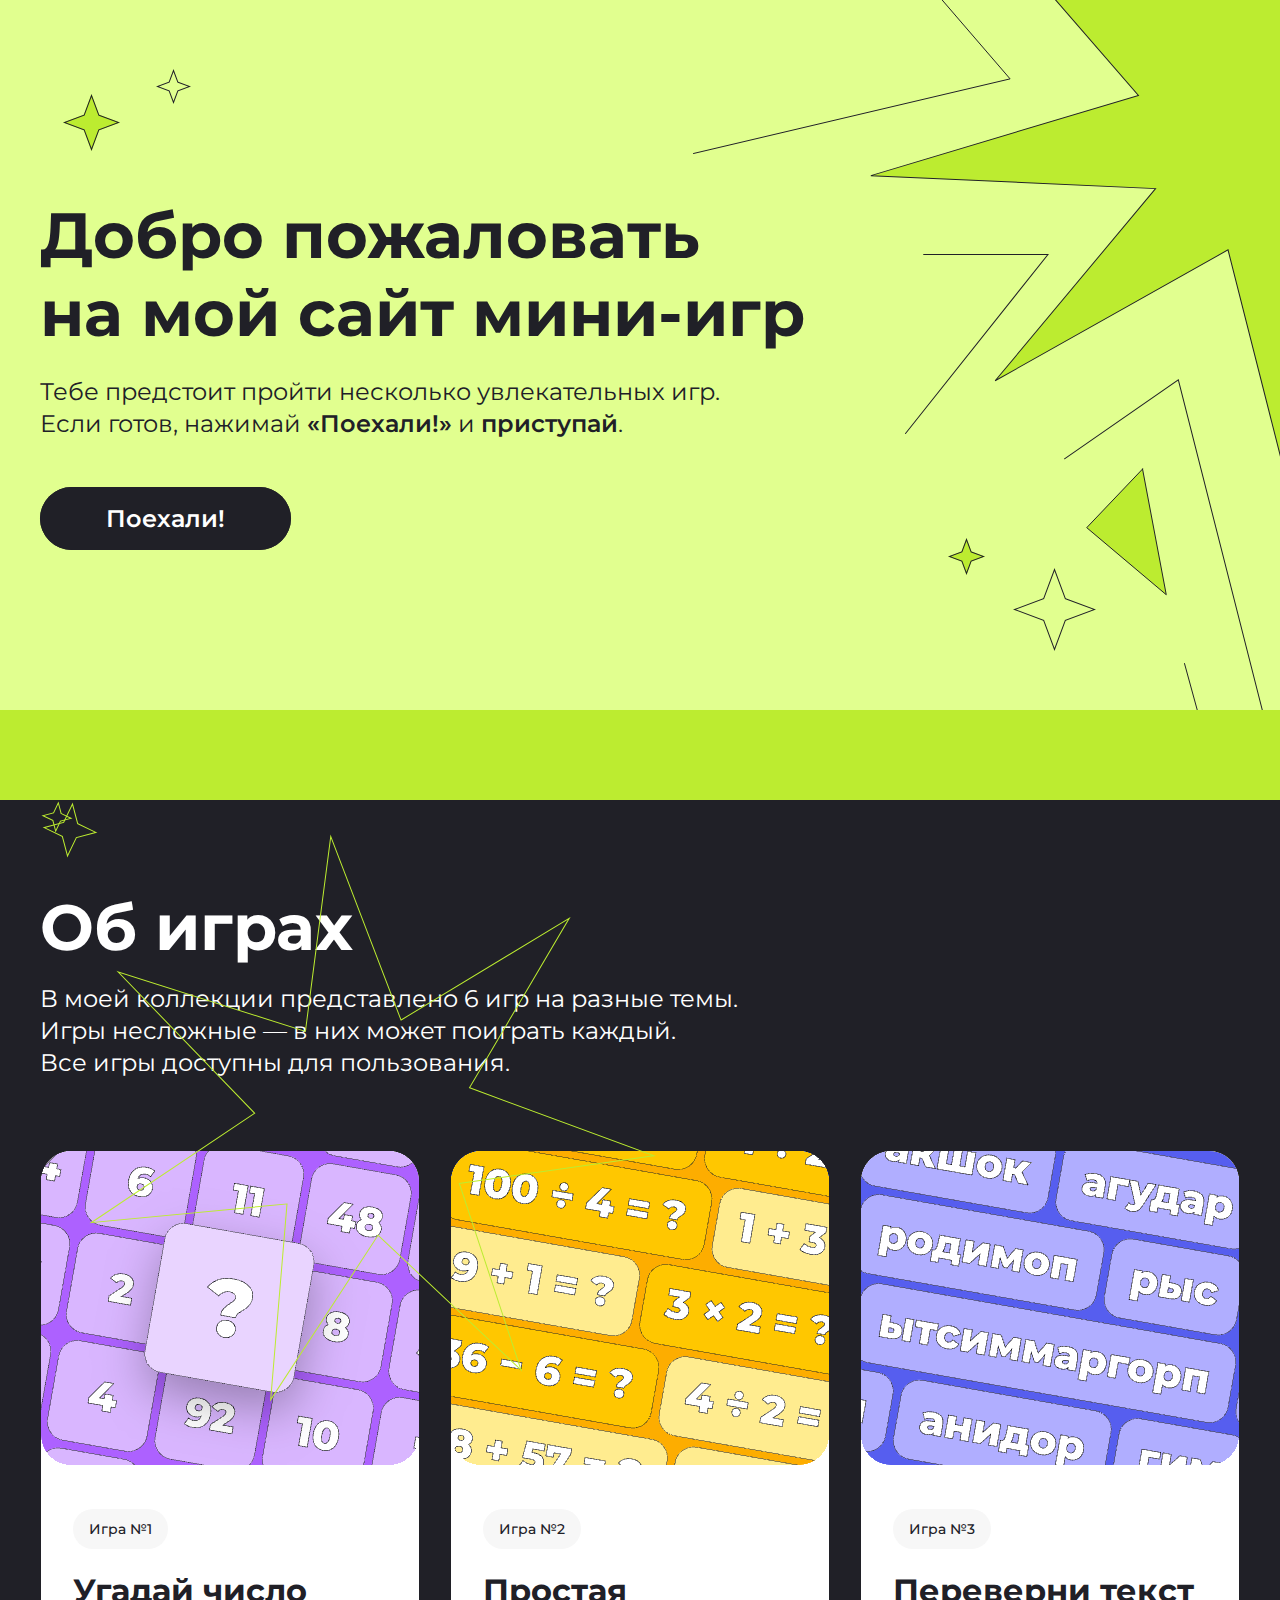
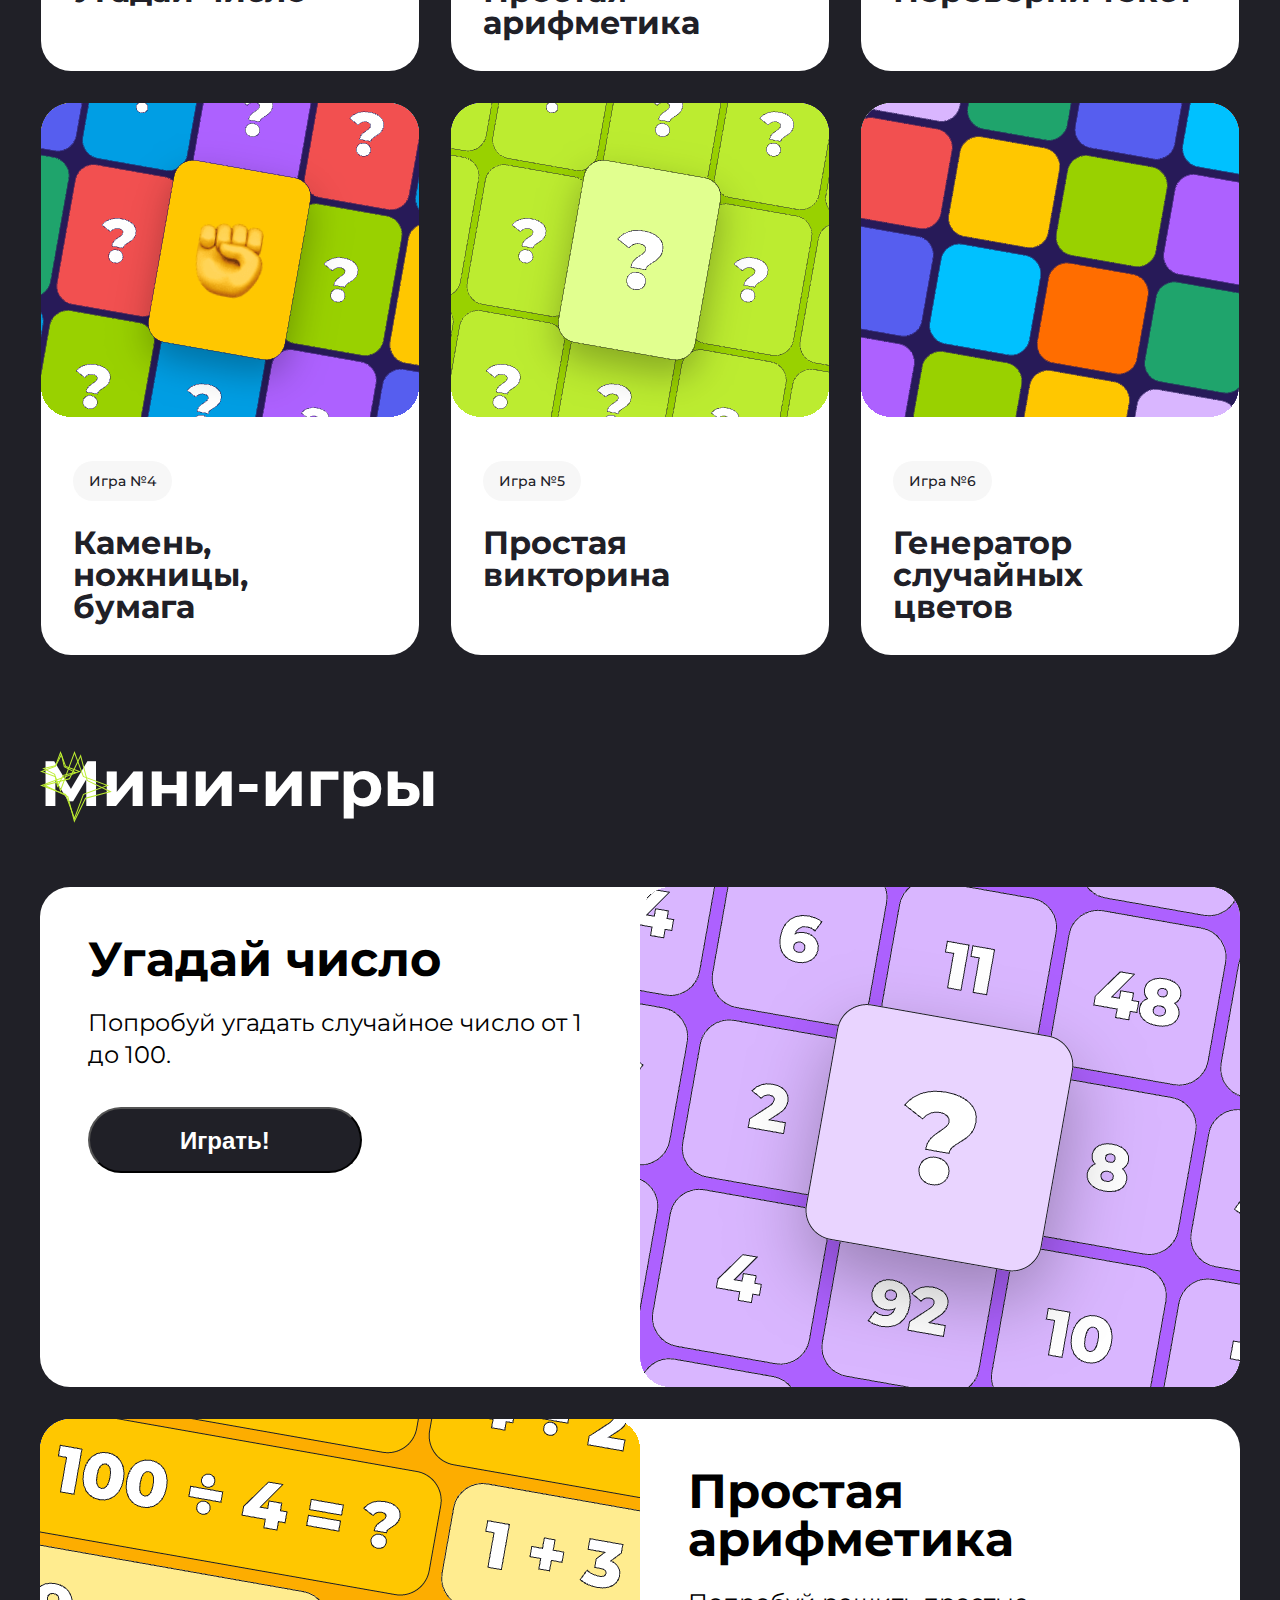
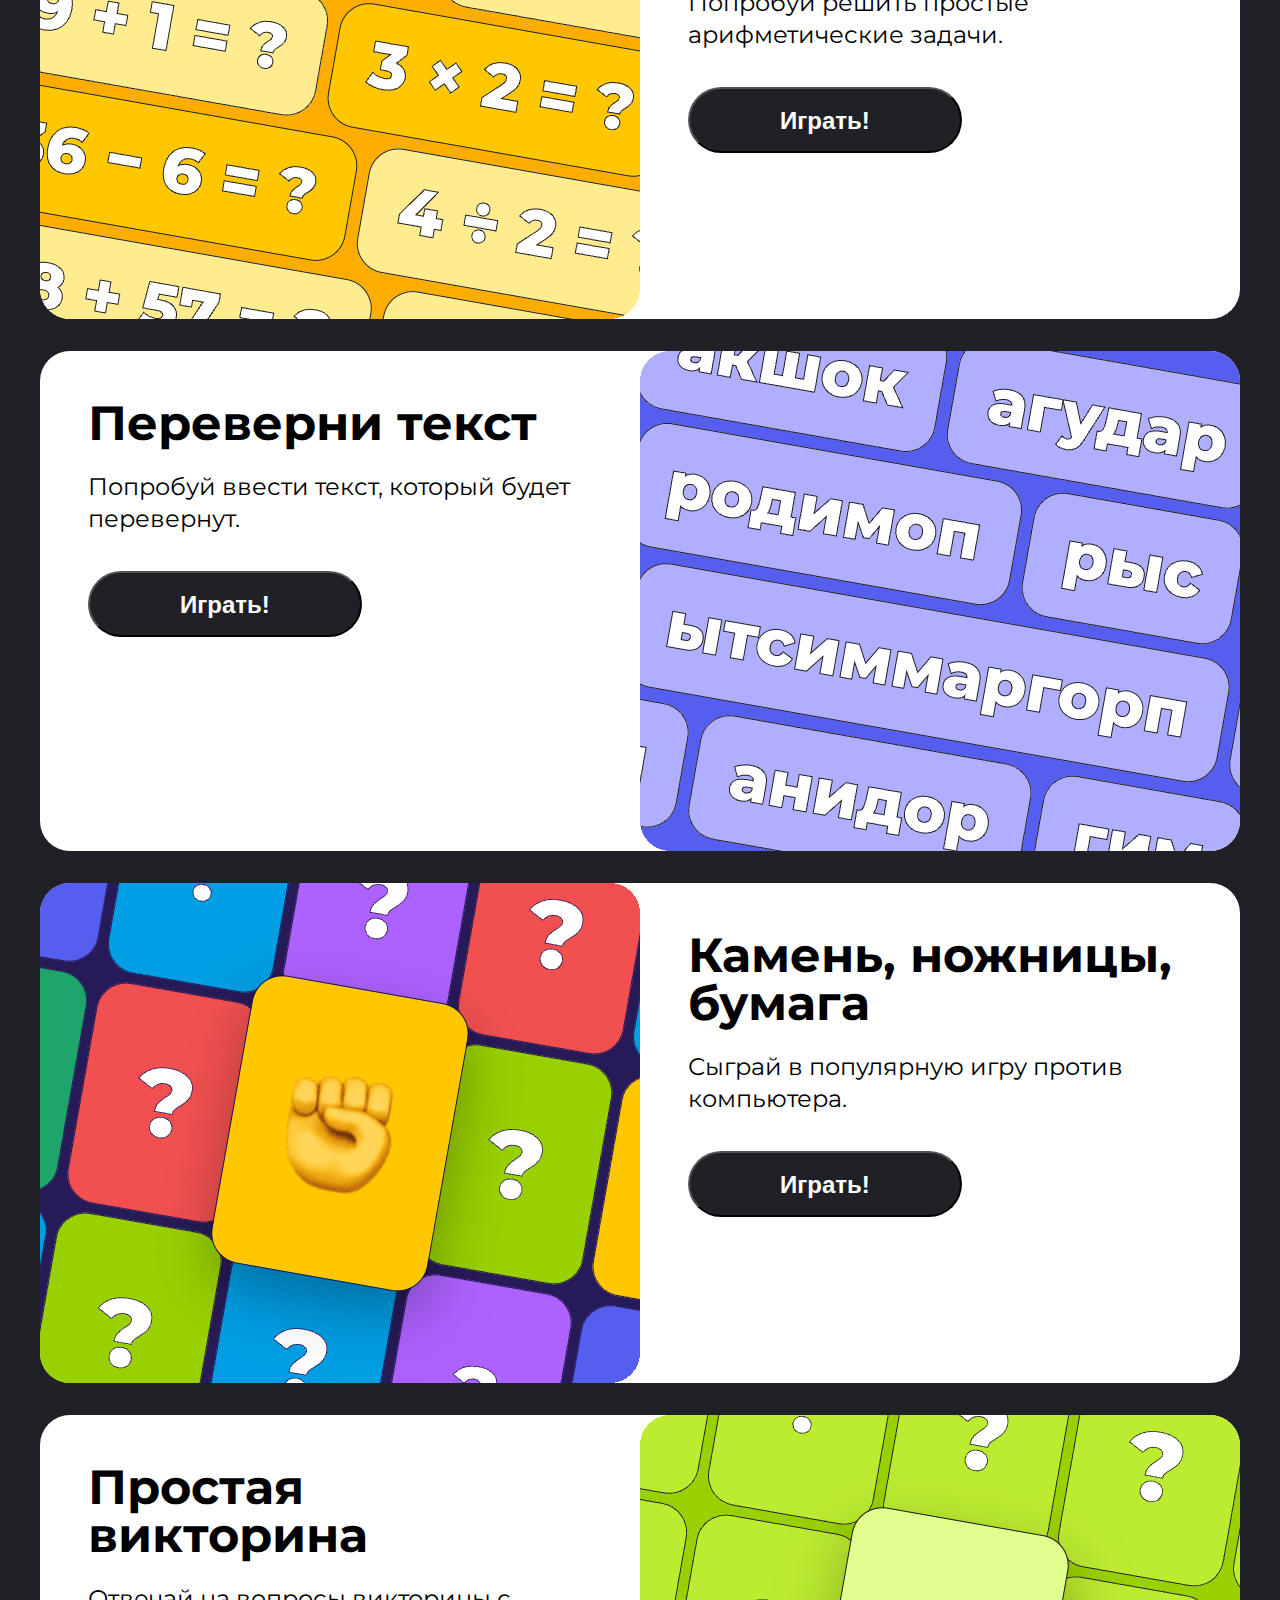
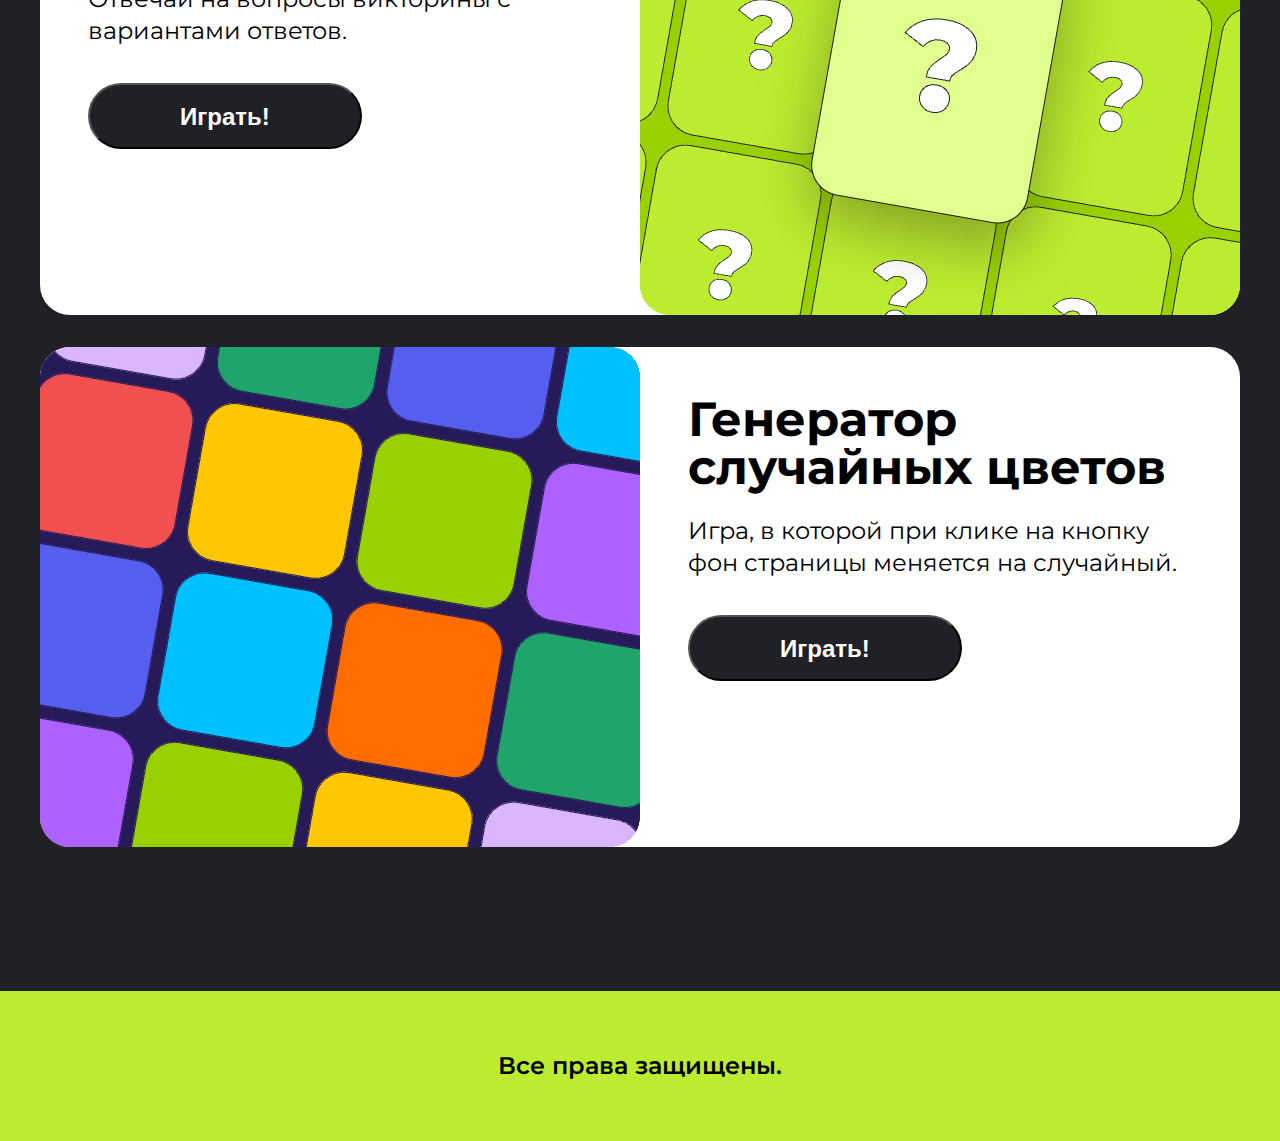
<file: index.html>
<!DOCTYPE html>
<html lang="en">
  <head>
    <meta charset="UTF-8" />
    <meta name="viewport" content="width=device-width, initial-scale=1.0" />
    <title>Мини-игры</title>
    <link rel="preconnect" href="https://fonts.googleapis.com" />
    <link rel="preconnect" href="https://fonts.gstatic.com" crossorigin />
    <link
      href="https://fonts.googleapis.com/css2?family=Montserrat:ital,wght@0,100..900;1,100..900&display=swap"
      rel="stylesheet"
    />
    <link rel="stylesheet" href="style.css" />
  </head>
  <body>
    <section class="top center">
      <img class="star star1" src="images/Star_1.svg" alt="" />
      <img class="star mob star1-mob" src="images/Star_1_mob.svg" alt="" />
      <img class="star star2" src="images/Star_2.svg" alt="" />
      <img class="star mob star2-mob" src="images/Star_2_mob.svg" alt="" />
      <img class="star star3" src="images/Star_3.svg" alt="" />
      <img class="star mob star3-mob" src="images/Star_3_mob.svg" alt="" />
      <img class="star star4" src="images/Star_4.svg" alt="" />
      <img class="star mob star4-mob" src="images/Star_4_mob.svg" alt="" />
      <img class="star line1" src="images/Line_1.svg" alt="" />
      <img class="star bigStar" src="images/bigStar.svg" alt="" />
      <img class="star mob bigStar-mob" src="images/bigStar_mob.svg" alt="" />
      <img class="star line2" src="images/Line_2.svg" alt="" />
      <img class="star line3" src="images/Line_3.svg" alt="" />
      <img class="star triangle" src="images/Triangle.svg" alt="" />
      <img class="star line4" src="images/Line_4.svg" alt="" />
      <header class="header">
        <h1 class="title">Добро пожаловать <br />на мой сайт мини-игр</h1>
        <p class="subtitle">
          Тебе предстоит пройти несколько увлекательных игр.<br
            class="transfer"
          />Если готов, нажимай <span class="subtitle__span">«Поехали!»</span> и
          <span class="subtitle__span">приступай</span>.
        </p>
        <a href="#about" class="title-button">Поехали!</a>
        <a href="#mini" class="title-button title-button-mob">Поехали!</a>
      </header>
      <div class="strip"></div>
    </section>

    <section id="about" class="about center">
      <img class="star about__BigStar" src="images/about_BigStar.svg" alt="" />
      <img class="star about__star1" src="images/about_Star_1.svg" alt="" />
      <img class="star about__star2" src="images/about_Star_2.svg" alt="" />
      <h1 class="about-title">Об играх</h1>
      <p class="about-subtitle">
        В моей коллекции представлено 6 игр на разные темы. <br />Игры несложные
        — в них может поиграть каждый. <br />
        Все игры доступны для пользования.
      </p>
      <div class="games-box">
        <a class="games-box__link" href="#game1">
          <article class="game">
            <img class="game__img" src="images/number.png" alt="Угадай число" />
            <small class="game__numb">Игра №1</small>
            <h3 class="game__name">Угадай число</h3>
          </article>
        </a>

        <a class="games-box__link" href="#game2">
          <article class="game">
            <img
              class="game__img"
              src="images/arithmetic.png"
              alt="Простая арифметика"
            />
            <small class="game__numb">Игра №2</small>
            <h3 class="game__name">Простая арифметика</h3>
          </article>
        </a>

        <a class="games-box__link" href="#game3">
          <article class="game">
            <img
              class="game__img"
              src="images/text.png"
              alt="Переверни текст"
            />
            <small class="game__numb">Игра №3</small>
            <h3 class="game__name">Переверни текст</h3>
          </article>
        </a>

        <a class="games-box__link" href="#game4">
          <article class="game">
            <img
              class="game__img"
              src="images/rps.png"
              alt="Камень, ножницы, бумага"
            />
            <small class="game__numb">Игра №4</small>
            <h3 class="game__name">Камень, ножницы,<br />бумага</h3>
          </article>
        </a>

        <a class="games-box__link" href="#game5">
          <article class="game">
            <img
              class="game__img"
              src="images/quiz.png"
              alt="Простая викторина"
            />
            <small class="game__numb">Игра №5</small>
            <h3 class="game__name">Простая викторина</h3>
          </article>
        </a>

        <a class="games-box__link" href="#game6">
          <article class="game">
            <img
              class="game__img"
              src="images/colors.png"
              alt="Генератор случайных цветов"
            />
            <small class="game__numb">Игра №6</small>
            <h3 class="game__name">Генератор случайных цветов</h3>
          </article>
        </a>
      </div>
    </section>

    <section id="mini" class="mini-games center">
      <img class="star mini-star1" src="images/mini_Star_1.svg" alt="" />
      <img class="star mini-star2" src="images/mini_Star_2.svg" alt="" />
      <img class="star mini-star3" src="images/mini_Star_3.svg" alt="" />
      <img class="star mini-star4" src="images/mini_Star_4.svg" alt="" />
      <h1 class="mini-games__title">Мини-игры</h1>

      <div class="mini-games-box">
        <article id="game1" class="game-big">
          <img
            class="game-big__img"
            src="images/big-number.png"
            alt="Угадай число"
          />
          <div class="game-big__second">
            <h2 class="game-big__name">Угадай число</h2>
            <p class="game-big__desc">
              Попробуй угадать случайное число от 1 до 100.
            </p>
            <button onclick="startGuessGame()" class="game-big__button">
              Играть!
            </button>
          </div>
        </article>

        <article id="game2" class="game-big">
          <img
            class="game-big__img"
            src="images/big-arithmetic.png"
            alt="Простая арифметика"
          />
          <div class="game-big__second">
            <h2 class="game-big__name">Простая арифметика</h2>
            <p class="game-big__desc">
              Попробуй решить простые арифметические задачи.
            </p>
            <button onclick="startSimpleArithmetic()" class="game-big__button">
              Играть!
            </button>
          </div>
        </article>

        <article id="game3" class="game-big">
          <img
            class="game-big__img"
            src="images/big-text.png"
            alt="Переверни текст"
          />
          <div class="game-big__second">
            <h2 class="game-big__name">Переверни текст</h2>
            <p class="game-big__desc">
              Попробуй ввести текст, который будет перевернут.
            </p>
            <button onclick="flipTheText()" class="game-big__button">
              Играть!
            </button>
          </div>
        </article>

        <article id="game4" class="game-big">
          <img
            class="game-big__img"
            src="images/big-rps.png"
            alt="Камень, ножницы, бумага"
          />
          <div class="game-big__second">
            <h2 class="game-big__name">Камень, ножницы, бумага</h2>
            <p class="game-big__desc">
              Сыграй в популярную игру против компьютера.
            </p>
            <button onclick="startRockSaperScissors()" class="game-big__button">
              Играть!
            </button>
          </div>
        </article>

        <article id="game5" class="game-big">
          <img
            class="game-big__img"
            src="images/big-quiz.png"
            alt="Простая викторина"
          />
          <div class="game-big__second">
            <h2 class="game-big__name">Простая викторина</h2>
            <p class="game-big__desc">
              Отвечай на вопросы викторины с вариантами ответов.
            </p>
            <button onclick="startQuiz()" class="game-big__button">
              Играть!
            </button>
          </div>
        </article>

        <article id="game6" class="game-big">
          <img
            class="game-big__img"
            src="images/big-colors.png"
            alt="Генератор случайных цветов"
          />
          <div class="game-big__second">
            <h2 class="game-big__name">Генератор случайных цветов</h2>
            <p class="game-big__desc">
              Игра, в которой при клике на кнопку фон страницы меняется на
              случайный.
            </p>
            <button class="game-big__button">Играть!</button>
          </div>
        </article>
      </div>
    </section>

    <footer class="footer center">
      <p class="footer__text">Все права защищены.</p>
    </footer>

    <script src="script.js"></script>
    <script src="hw3.js"></script>
    <script src="hw4.js"></script>
    <script src="hw5-GuessNumber.js"></script>
    <script src="hw5-Tasks.js"></script>
    <script src="hw6-Tasks.js"></script>
    <script src="hw6-SimpleArithmetic.js"></script>
    <script src="hw7-Tasks.js"></script>
    <script src="hw7-FlipTheText.js"></script>
    <script src="hw7-Quiz.js"></script>
    <script src="hw8-Tasks.js"></script>
    <script src="hw8-.RockSaperScissors.js"></script>
  </body>
</html>
</file>
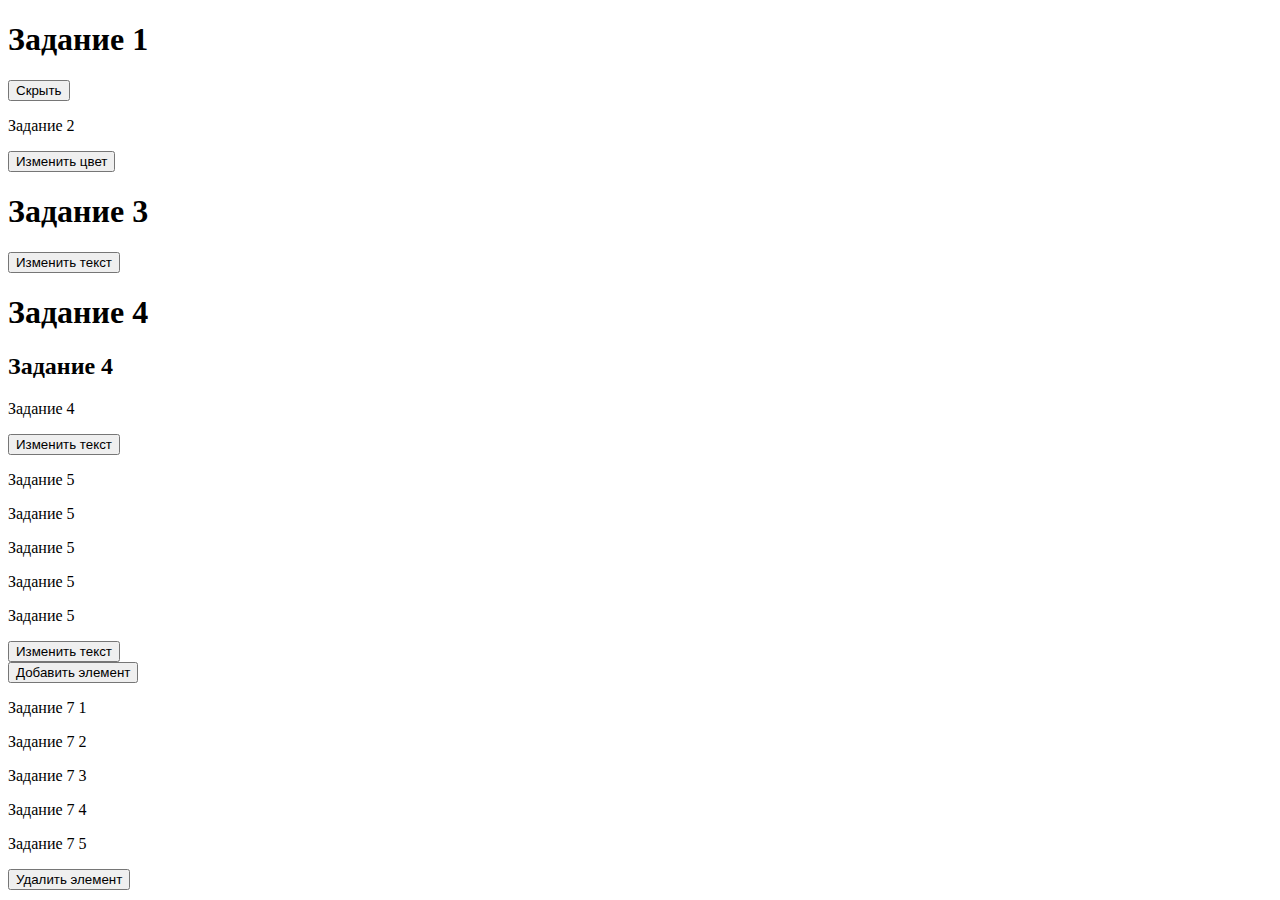
<file: hw9.html>
<!DOCTYPE html>
<html lang="en">
  <head>
    <meta charset="UTF-8" />
    <meta name="viewport" content="width=device-width, initial-scale=1.0" />
    <title>Document</title>
  </head>
  <body>
    <h1 id="text1">Задание 1</h1>
    <button id="button1">Скрыть</button>

    <p id="text2">Задание 2</p>
    <button id="button2">Изменить цвет</button>

    <h1 id="text3">Задание 3</h1>
    <button id="button3">Изменить текст</button>

    <h1 class="description">Задание 4</h1>
    <h2 class="description">Задание 4</h2>
    <p class="description">Задание 4</p>
    <button id="button4">Изменить текст</button>

    <p>Задание 5</p>
    <p class="description5">Задание 5</p>
    <p>Задание 5</p>
    <p class="description5">Задание 5</p>
    <p class="description5">Задание 5</p>
    <button id="button5">Изменить текст</button>
    <br />
    <button id="button6">Добавить элемент</button>

    <p class="description7">Задание 7 1</p>
    <p>Задание 7 2</p>
    <p class="description7">Задание 7 3</p>
    <p class="description7">Задание 7 4</p>
    <p>Задание 7 5</p>

    <button id="button7">Удалить элемент</button>

    <script src="hw9-Tasks.js"></script>
  </body>
</html>
</file>
<file: style.css>
* {
  margin: 0;
  padding: 0;
}

html {
  scroll-behavior: smooth;
}

body {
  font-family: Montserrat;
}

.center {
  padding-left: calc(50% - 600px);
  padding-right: calc(50% - 600px);
}

.star {
  position: absolute;
}

.mob {
  display: none;
}

.bigStar {
  top: -333px;
  right: -488px;
}

.star1 {
  top: 94px;
  left: 63px;
}

.star2 {
  top: 69px;
  left: 156px;
}

.star3 {
  top: 538px;
  left: 948px;
}

.star4 {
  top: 568px;
  left: 1013px;
}

.line1 {
  top: -10px;
  right: 269px;
}

.line2 {
  top: 254px;
  right: 231px;
}

.line3 {
  top: 379px;
  right: -5px;
}

.line4 {
  top: 663px;
  right: 61px;
}

.triangle {
  top: 468px;
  right: 113px;
}

.header {
  position: relative;
}

.top {
  background-color: #e1ff8f;
  background-repeat: no-repeat;
  background-position: center;
  background-size: cover;
  height: 800px;
  position: relative;
  z-index: 1;
  overflow: hidden;
}

.title {
  padding-top: 196px;
  padding-bottom: 24px;
  color: #202027;
  font-size: 64px;
  font-weight: 700;
  line-height: 78px;
  letter-spacing: 0px;
}

.subtitle {
  padding-bottom: 64px;
  color: #202027;
  font-size: 24px;
  font-weight: 400;
  line-height: 32px;
  letter-spacing: 0px;
}
.subtitle__span {
  font-weight: 600;
}

.title-button {
  color: #ffffff;
  font-family: Montserrat;
  font-size: 24px;
  font-weight: 600;
  line-height: 29px;
  letter-spacing: 0%;
  border: 1px solid #202027;
  border-radius: 60px;
  background: #202027;
  padding: 16px 65px 16px 65px;
  text-decoration: none;
}
.title-button:hover {
  background: #ffffff;
  color: #202027;
}
.title-button-mob {
  display: none;
}

.strip {
  height: 90px;
  background-color: #bcec30;
  min-width: 376px;
  position: absolute;
  bottom: 0;
  width: 100vw;
  left: 0;
  z-index: 2;
}

.about {
  background-color: #202027;
  padding-bottom: 50px;
}
.about-title {
  color: #ffffff;
  padding-top: 95px;
  padding-bottom: 24px;
  font-size: 64px;
  font-weight: 700;
  line-height: 100%;
  letter-spacing: 0px;
}
.about-subtitle {
  color: #ffffff;
  font-size: 24px;
  font-weight: 400;
  line-height: 32px;
  letter-spacing: 0px;
  padding-bottom: 72px;
}

.game {
  background-color: #ffffff;
  border-radius: 30px;
  width: 378px;
  transition: 0.5s;
  cursor: pointer;
  height: 100%;
}
.game__img {
  padding-bottom: 40px;
}
.game__numb {
  font-family: Montserrat;
  font-size: 14px;
  font-weight: 500;
  line-height: 20px;
  letter-spacing: 0px;
  border-radius: 52.58px;
  background: rgb(247, 247, 247);
  padding-left: 16px;
  padding-right: 16px;
  padding-top: 10px;
  padding-bottom: 10px;
  display: inline-block;
  margin-left: 32px;
}
.game__name {
  padding-left: 32px;
  padding-right: 32px;
  padding-top: 26px;
  padding-bottom: 32px;
  color: #202027;
  font-size: 32px;
  font-weight: 700;
  line-height: 100%;
  letter-spacing: 0px;
  text-align: left;
}
.game:hover {
  transform: scale(1.1);
}

.games-box {
  display: flex;
  flex-wrap: wrap;
  gap: 32px;
  justify-content: center;
}
.games-box__link {
  text-decoration: none;
  color: #202027;
}

.mini-games {
  padding-top: 46px;
  background-color: #202027;
}
.mini-games__title {
  padding-bottom: 72px;
  color: #ffffff;
  font-size: 64px;
  font-weight: 700;
  line-height: 100%;
  letter-spacing: 0px;
}
.mini-games-box {
  display: grid;
  gap: 32px;
  padding-bottom: 144px;
}

.game-big {
  background-color: #ffffff;
  border-radius: 30px;
  display: flex;
  transition: 0.5s;
}
.game-big:hover {
  transform: scale(1.05);
}
.game-big:nth-child(odd) {
  flex-direction: row-reverse;
}
.game-big__second {
  padding-top: 48px;
  padding-left: 48px;
  padding-right: 48px;
}
.game-big__name {
  padding-bottom: 24px;
  font-size: 48px;
  font-weight: 700;
  line-height: 100%;
  letter-spacing: 0px;
}
.game-big__desc {
  padding-bottom: 36px;
  font-size: 24px;
  font-weight: 400;
  line-height: 32px;
  letter-spacing: 0px;
}
.game-big__button {
  background-color: #202027;
  color: #ffffff;
  border-radius: 60px;
  font-size: 24px;
  font-weight: 600;
  line-height: 29px;
  letter-spacing: 0%;
  width: 274px;
  height: 66px;
}
.game-big__button:hover {
  background: #ffffff;
  color: #202027;
}

.footer {
  background-color: #bcec30;
  height: 150px;
  display: flex;
  justify-content: center;
  align-items: center;
}
.footer__text {
  font-size: 24px;
  font-weight: 600;
  line-height: 100%;
  letter-spacing: 0px;
}

@media (max-width: 767px) {
  .center {
    padding-left: 16px;
    padding-right: 16px;
  }
  .star {
    display: none;
  }
  .mob {
    display: inline;
  }
  .star1-mob {
    top: 97px;
    left: 37px;
  }
  .star2-mob {
    top: 64px;
    left: 91px;
  }
  .star3-mob {
    top: 557px;
    right: 86px;
  }
  .star4-mob {
    top: 580px;
    right: 34px;
  }
  .bigStar-mob {
    top: -103px;
    right: -115px;
  }
  .top {
    text-align: center;
    height: 700px;
  }
  .transfer {
    display: none;
  }
  .title {
    padding-top: 147px;
    font-size: 40px;
    line-height: 120%;
  }
  .subtitle {
    padding-bottom: 52px;
    font-size: 16px;
    letter-spacing: 0px;
    line-height: 100%;
  }
  .title-button {
    font-size: 16px;
    line-height: 20px;
    letter-spacing: 0%;
    padding: 16px 103px 16px 103px;
    display: none;
  }
  .title-button:hover {
    background: #202027;
    color: #ffffff;
  }
  .title-button-mob {
    display: inline;
  }
  .strip {
    height: 51px;
  }
  .about {
    display: none;
  }
  .mini-games__title {
    padding-bottom: 40px;
    font-size: 40px;
    line-height: 100%;
  }
  .mini-games-box {
    gap: 24px;
    padding-bottom: 10px;
  }
  .game-big {
    display: unset;
    max-width: 343px;
    height: 100%;
  }
  .game-big__second {
    padding: 29px 29px 32px 29px;
  }
  .game-big__img {
    max-width: 343px;
  }
  .game-big__name {
    font-size: 32px;
    line-height: 100%;
    letter-spacing: 0px;
    padding-bottom: 16px;
    line-height: 40px;
  }
  .game-big__desc {
    font-size: 16px;
    line-height: 20px;
    letter-spacing: 0px;
    padding-bottom: 32px;
  }
  .game-big__button {
    font-size: 16px;
    line-height: 20px;
    width: 285px;
    height: 55px;
  }
  .game-big__button:hover {
    background: #202027;
    color: #ffffff;
  }
  .footer {
    height: 100px;
  }
  .footer__text {
    font-size: 16px;
    font-weight: 600;
  }
}/*# sourceMappingURL=style.css.map */
</file>
